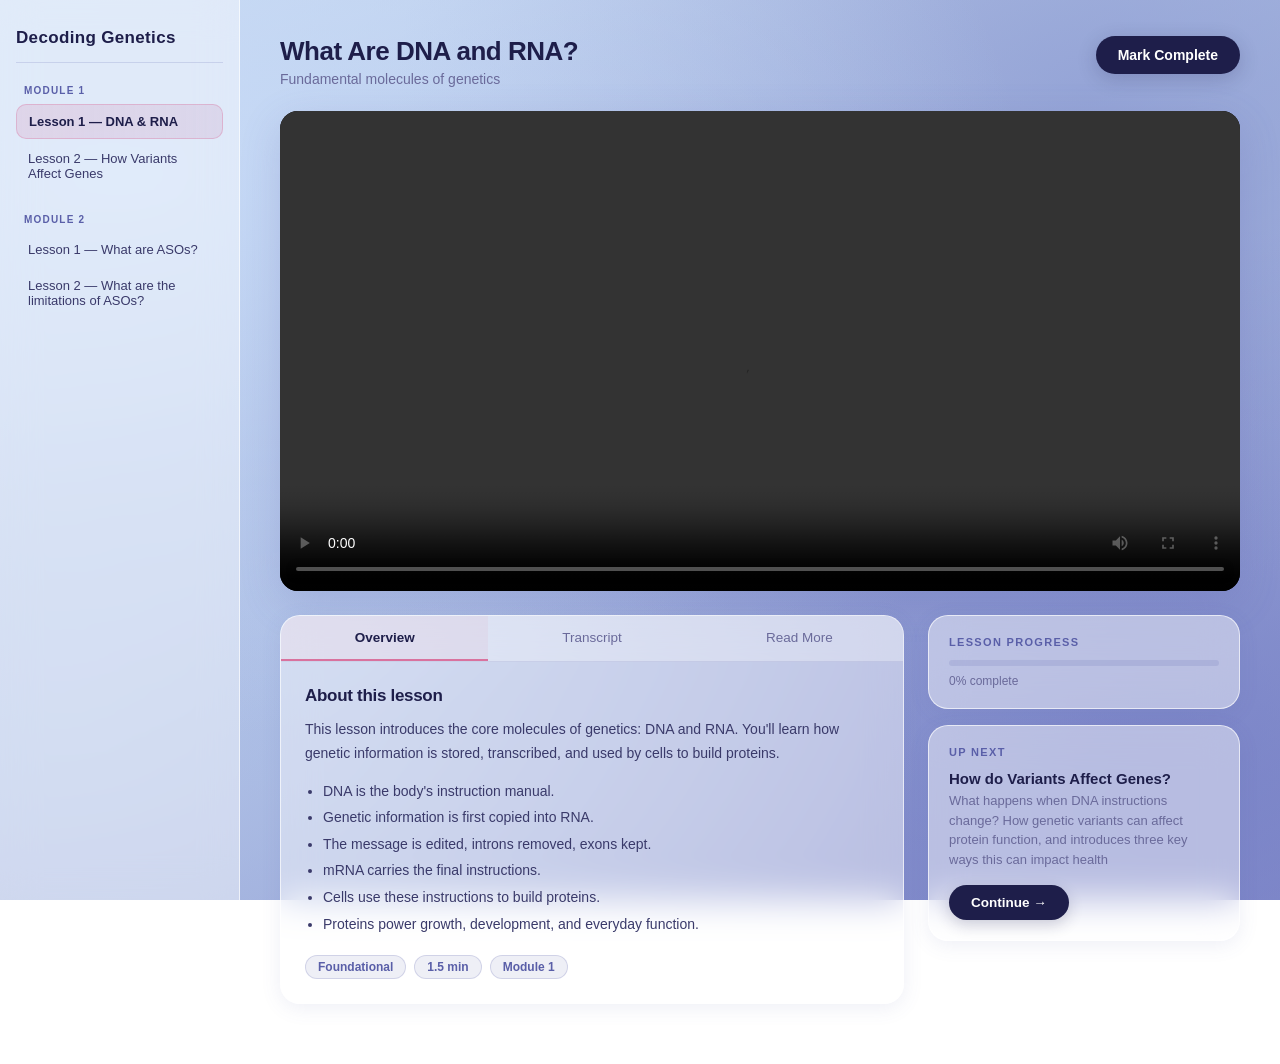
<file: lesson.html>
<!DOCTYPE html>
<html lang="en">
<head>
  <meta charset="UTF-8">
  <title>Lesson — Genetics Lab</title>
  <link rel="stylesheet" href="lesson.css">
</head>

<body>

<div class="layout">

  <!-- ========================= -->
  <!-- SIDEBAR -->
  <!-- ========================= -->
  <aside class="sidebar">

   <h1 class="logo"><a href="index.html">Decoding Genetics</a></h1>

    <nav>
      <p class="nav-title">Module 1</p>
      <a href="lesson.html?id=1" data-id="1">Lesson 1 — DNA & RNA</a>
      <a href="lesson.html?id=2" data-id="2">Lesson 2 — How Variants Affect Genes</a>
    </nav>
    
    <nav>
      <p class="nav-title">Module 2</p>
      <a href="lesson.html?id=3" data-id="3">Lesson 1 — What are ASOs?</a>
      <a href="lesson.html?id=4" data-id="4">Lesson 2 — What are the limitations of ASOs?</a>
    </nav>

  </aside>

  <!-- ========================= -->
  <!-- MAIN CONTENT -->
  <!-- ========================= -->
  <main class="main">

    <!-- Header -->
    <div class="lesson-header">
      <div>
        <h2 class="lesson-title"></h2>
        <p class="subtitle"></p>
      </div>
      <button class="complete-btn" id="completeBtn">Mark Complete</button>
    </div>

    <!-- VIDEO PLAYER -->
    <div class="video-container">
      <video controls id="lessonVideo"></video>
    </div>

    <!-- CONTENT GRID -->
    <div class="content-grid">

      <!-- Left: Tabbed Panel -->
      <div class="lesson-content">

        <!-- Tab Bar -->
        <div class="tab-bar">
          <button class="tab active" data-tab="overview">Overview</button>
          <button class="tab" data-tab="transcript">Transcript</button>
          <button class="tab" data-tab="readmore">Read More</button>
        </div>

        <!-- Tab: Overview -->
        <div class="tab-panel active" id="tab-overview">
          <h3>About this lesson</h3>
          <p id="overview-about"></p>
          <ul class="overview-list" id="overview-points"></ul>
          <div class="tag-row" id="overview-tags"></div>
        </div>

        <!-- Tab: Transcript -->
        <div class="tab-panel" id="tab-transcript">
          <h3>Lesson Transcript</h3>
          <div class="transcript-body" id="transcript-body"></div>
        </div>

        <!-- Tab: Read More -->
        <div class="tab-panel" id="tab-readmore">
          <h3>Further Reading</h3>
          <p id="readmore-intro"></p>
          <div class="read-list" id="read-list"></div>
        </div>

      </div>

      <!-- Right: Info + Next -->
      <div class="lesson-side">

        <div class="info-card">
          <p class="info-label">Lesson Progress</p>
          <div class="progress-bar">
            <div class="progress-fill" id="progressFill" style="width: 0%"></div>
          </div>
          <p class="info-sub" id="progressText">0% complete</p>
        </div>

        <div class="next-card">
          <p class="info-label">Up Next</p>
          <h4 id="nextTitle"></h4>
          <p class="next-desc" id="nextDesc"></p>
          <a class="next-btn" id="nextLink" href="#">Continue →</a>
        </div>

      </div>

    </div>

  </main>
</div>

<script src="script.js"></script>

</body>
</html>
</file>
<file: lesson.css>
/* ========================= */
/* PALETTE                   */
/* ========================= */
:root {
  --pink:       #d9729e;
  --magenta:    #b03070;
  --orange:     #f0922a;
  --lavender:   #5a5fa8;
  --navy:       #1e1e4a;
  --text-dark:  #1e1e4a;
  --text-mid:   #3a3a6a;
  --text-muted: #6a6a9a;
  --glass-bg:       rgba(255,255,255,0.45);
  --glass-border:   rgba(255,255,255,0.65);
  --glass-bg-dark:  rgba(255,255,255,0.25);
}

/* ========================= */
/* GLOBAL                    */
/* ========================= */

* {
  box-sizing: border-box;
  margin: 0;
  padding: 0;
}

body {
  font-family: "Franklin Gothic Medium", Arial, sans-serif;
  background:
    radial-gradient(ellipse at 10% 20%,  rgba(200,220,248,0.9) 0%, transparent 55%),
    radial-gradient(ellipse at 85% 10%,  rgba(140,155,210,0.7) 0%, transparent 45%),
    radial-gradient(ellipse at 5%  80%,  rgba(180,200,235,0.8) 0%, transparent 50%),
    radial-gradient(ellipse at 90% 85%,  rgba(110,120,195,0.6) 0%, transparent 50%),
    radial-gradient(ellipse at 50% 50%,  rgba(165,180,225,0.5) 0%, transparent 70%),
    linear-gradient(160deg, #c8d8f0 0%, #a8b8e0 40%, #8890cc 100%);
  background-attachment: fixed;
  color: var(--text-dark);
  min-height: 100vh;
}

/* ========================= */
/* LAYOUT                    */
/* ========================= */

.layout {
  display: flex;
  min-height: 100vh;
}

/* ========================= */
/* SIDEBAR                   */
/* ========================= */

.sidebar {
  width: 240px;
  flex-shrink: 0;
  background: rgba(255,255,255,0.45);
  backdrop-filter: blur(18px);
  -webkit-backdrop-filter: blur(18px);
  border-right: 1px solid rgba(255,255,255,0.65);
  padding: 28px 16px;
  position: sticky;
  top: 0;
  height: 100vh;
  overflow-y: auto;
}

.logo a {
  display: block;
  font-size: 17px;
  font-weight: 700;
  letter-spacing: 0.02em;
  margin: 0 0 22px;
  padding-bottom: 14px;
  text-decoration: none;
  color: var(--navy);
  border-bottom: 1px solid rgba(90,95,168,0.18);
}

.nav-title {
  font-size: 10px;
  letter-spacing: 0.12em;
  text-transform: uppercase;
  color: var(--lavender);
  margin: 0 8px 8px;
  font-weight: 700;
}

nav {
  margin-bottom: 24px;
}

nav a {
  display: block;
  padding: 9px 12px;
  border-radius: 10px;
  color: var(--text-mid);
  text-decoration: none;
  font-size: 13px;
  margin-bottom: 3px;
  transition: all 0.2s;
}

nav a:hover {
  background: rgba(90,95,168,0.1);
  color: var(--navy);
}

nav a.active {
  background: linear-gradient(90deg, rgba(217,114,158,0.18), rgba(176,48,112,0.1));
  color: var(--navy);
  border: 1px solid rgba(217,114,158,0.35);
  font-weight: 700;
}

/* ========================= */
/* MAIN                      */
/* ========================= */

.main {
  flex: 1;
  padding: 36px 40px 60px;
  min-width: 0;
  display: flex;
  flex-direction: column;
  gap: 24px;
}

/* ========================= */
/* LESSON HEADER             */
/* ========================= */

.lesson-header {
  display: flex;
  justify-content: space-between;
  align-items: flex-start;
  gap: 16px;
}

.lesson-title {
  font-size: 26px;
  font-weight: 800;
  color: var(--navy);
  letter-spacing: -0.5px;
  margin: 0 0 4px;
}

.subtitle {
  color: var(--text-muted);
  margin: 0;
  font-size: 14px;
}

/* ========================= */
/* COMPLETE BUTTON           */
/* ========================= */

.complete-btn {
  flex-shrink: 0;
  background: var(--navy);
  border: none;
  padding: 11px 22px;
  border-radius: 999px;
  color: white;
  cursor: pointer;
  font-family: "Franklin Gothic Medium", Arial, sans-serif;
  font-size: 14px;
  font-weight: 700;
  box-shadow: 0 5px 20px rgba(30,30,74,0.2);
  transition: background 0.2s, transform 0.2s, box-shadow 0.2s;
}

.complete-btn:hover {
  background: var(--lavender);
  transform: translateY(-2px);
  box-shadow: 0 8px 25px rgba(90,95,168,0.3);
}

.complete-btn.done {
  background: linear-gradient(90deg, #34d399, #22d3ee);
}

/* ========================= */
/* VIDEO                     */
/* ========================= */

.video-container {
  width: 100%;
}

.video-container video {
  width: 100%;
  border-radius: 18px;
  display: block;
  box-shadow: 0 12px 40px rgba(90,95,168,0.2);
  background: #000;
}

/* ========================= */
/* CONTENT GRID              */
/* ========================= */

.content-grid {
  display: grid;
  grid-template-columns: 2fr 1fr;
  gap: 24px;
  align-items: start;
}

/* ========================= */
/* TABBED PANEL              */
/* ========================= */

.lesson-content {
  background: var(--glass-bg);
  backdrop-filter: blur(18px);
  -webkit-backdrop-filter: blur(18px);
  border: 1px solid var(--glass-border);
  border-radius: 20px;
  overflow: hidden;
  box-shadow: 0 4px 20px rgba(90,95,168,0.1);
}

/* Tab Bar */
.tab-bar {
  display: flex;
  border-bottom: 1px solid rgba(90,95,168,0.15);
  background: rgba(255,255,255,0.3);
}

.tab {
  flex: 1;
  background: none;
  border: none;
  color: var(--text-muted);
  font-family: "Franklin Gothic Medium", Arial, sans-serif;
  font-size: 13.5px;
  padding: 14px 0;
  cursor: pointer;
  transition: all 0.2s;
  border-bottom: 2px solid transparent;
}

.tab:hover {
  color: var(--text-dark);
  background: rgba(255,255,255,0.2);
}

.tab.active {
  color: var(--navy);
  font-weight: 700;
  border-bottom: 2px solid var(--pink);
  background: rgba(217,114,158,0.08);
}

/* Tab Panels */
.tab-panel {
  display: none;
  padding: 24px;
}

.tab-panel.active {
  display: block;
}

.tab-panel h3 {
  font-size: 17px;
  font-weight: 800;
  color: var(--navy);
  margin: 0 0 12px;
  letter-spacing: -0.3px;
}

.tab-panel p {
  color: var(--text-mid);
  font-size: 14px;
  line-height: 1.7;
  margin: 0 0 12px;
}

/* Overview list */
.overview-list {
  padding: 0 0 0 18px;
  margin: 0 0 18px;
}

.overview-list li {
  color: var(--text-mid);
  font-size: 14px;
  line-height: 1.9;
}

/* Tags */
.tag-row {
  display: flex;
  gap: 8px;
  margin-top: 6px;
  flex-wrap: wrap;
}

.tag {
  font-size: 12px;
  padding: 4px 12px;
  border-radius: 999px;
  background: rgba(90,95,168,0.1);
  border: 1px solid rgba(90,95,168,0.2);
  color: var(--lavender);
  font-weight: 600;
}

/* Transcript */
.transcript-body p {
  border-left: 2px solid rgba(217,114,158,0.5);
  padding-left: 14px;
  margin-bottom: 20px;
  color: var(--text-mid);
}

.ts {
  display: inline-block;
  font-size: 11px;
  background: rgba(217,114,158,0.15);
  color: var(--magenta);
  border-radius: 6px;
  padding: 2px 7px;
  margin-bottom: 4px;
  font-family: monospace;
  font-weight: 700;
}

/* Read more */
.read-list {
  display: flex;
  flex-direction: column;
  gap: 12px;
  margin-top: 16px;
}

.read-card {
  display: flex;
  gap: 14px;
  align-items: flex-start;
  background: rgba(255,255,255,0.35);
  border: 1px solid rgba(255,255,255,0.6);
  border-radius: 14px;
  padding: 14px;
  text-decoration: none;
  color: var(--text-dark);
  transition: all 0.2s;
}

.read-card:hover {
  background: rgba(255,255,255,0.55);
  transform: translateY(-2px);
  box-shadow: 0 6px 20px rgba(90,95,168,0.15);
}

.read-icon {
  font-size: 22px;
  flex-shrink: 0;
  margin-top: 2px;
}

.read-title {
  font-size: 14px;
  font-weight: 700;
  color: var(--navy);
  margin: 0 0 4px !important;
}

.read-sub {
  font-size: 12px !important;
  color: var(--text-muted) !important;
  margin: 0 !important;
}

/* ========================= */
/* SIDE CARDS                */
/* ========================= */

.lesson-side {
  display: flex;
  flex-direction: column;
  gap: 16px;
}

.info-card,
.next-card {
  background: var(--glass-bg);
  backdrop-filter: blur(18px);
  -webkit-backdrop-filter: blur(18px);
  border: 1px solid var(--glass-border);
  border-radius: 20px;
  padding: 20px;
  box-shadow: 0 4px 20px rgba(90,95,168,0.1);
}

.info-label {
  font-size: 11px;
  text-transform: uppercase;
  letter-spacing: 0.12em;
  color: var(--lavender);
  font-weight: 700;
  margin: 0 0 12px;
}

.next-card h4 {
  font-size: 15px;
  font-weight: 700;
  color: var(--navy);
  margin: 0 0 4px;
}

.next-desc {
  font-size: 13px;
  color: var(--text-muted);
  margin: 0 0 16px !important;
  line-height: 1.5;
}

/* Progress bar */
.progress-bar {
  height: 6px;
  background: rgba(90,95,168,0.15);
  border-radius: 999px;
  overflow: hidden;
  margin-bottom: 8px;
}

.progress-fill {
  height: 100%;
  border-radius: 999px;
  background: linear-gradient(90deg, var(--pink), var(--orange));
  transition: width 0.5s ease;
}

.info-sub {
  font-size: 12px;
  color: var(--text-muted);
  margin: 0 !important;
}

/* Next button */
.next-btn {
  display: inline-block;
  padding: 10px 22px;
  border-radius: 999px;
  background: var(--navy);
  color: white;
  text-decoration: none;
  font-size: 13.5px;
  font-weight: 700;
  box-shadow: 0 5px 15px rgba(30,30,74,0.2);
  transition: background 0.2s, transform 0.2s, box-shadow 0.2s;
}

.next-btn:hover {
  background: var(--lavender);
  transform: translateY(-2px);
  box-shadow: 0 8px 20px rgba(90,95,168,0.3);
}

/* ========================= */
/* RESPONSIVE                */
/* ========================= */

@media (max-width: 900px) {
  .content-grid {
    grid-template-columns: 1fr;
  }

  .sidebar {
    display: none;
  }

  .main {
    padding: 20px;
  }
}
</file>
